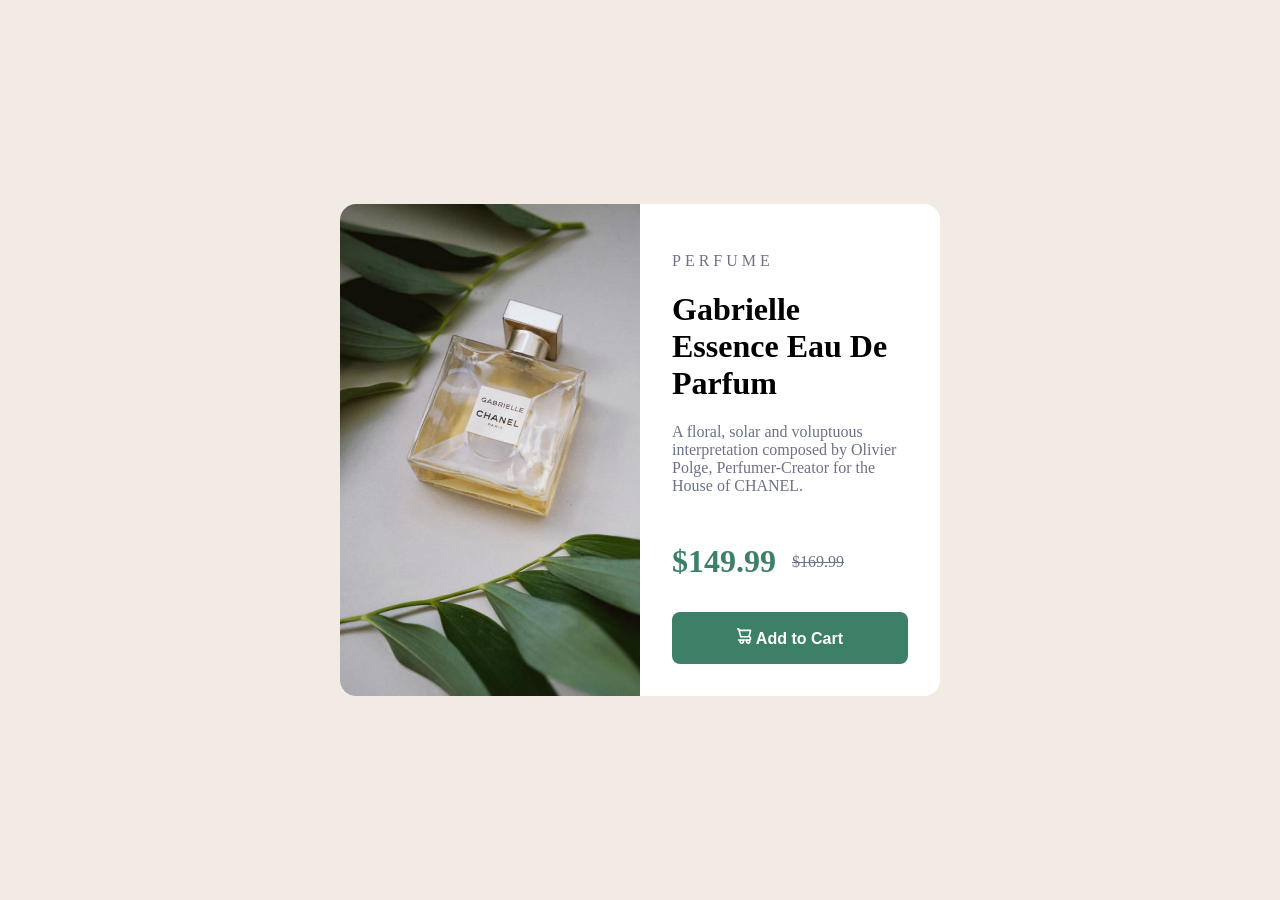
<file: product-preview-card/index.html>
<!DOCTYPE html>
<html lang="en">
<head>
  <link rel="stylesheet" href="style.css">
  <meta charset="UTF-8">
  <meta name="viewport" content="width=device-width, initial-scale=1.0"> <!-- displays site properly based on user's device -->

  <link rel="icon" type="image/png" sizes="32x32" href="./images/favicon-32x32.png">
  
  <title>Frontend Mentor | Product preview card component</title>

  <!-- Feel free to remove these styles or customise in your own stylesheet 👍 -->
  <style>
    .attribution { font-size: 0.6875rem; text-align: center; }
    .attribution a { color: hsl(228, 45%, 44%); }
  </style>
</head>






<body>
  <div class="card">
  <img src="images\image-product-desktop.jpg" alt="product" class="product-image">
  <div class="product-info">
    <p class="category">Perfume</p>
    <h1>Gabrielle Essence Eau De Parfum</h1>
    <p class="description">A floral, solar and voluptuous interpretation composed by Olivier Polge, 
  Perfumer-Creator for the House of CHANEL.</p>
      <div class="price">
        <p class="price-new">$149.99</p>
        <p class="price-old">$169.99</p>

      </div>
      <button>
        <img src="./images/icon-cart.svg" alt="cart">
        Add to Cart
      </button>

  </div>

</div>

 

  
</body>
</html>
</file>
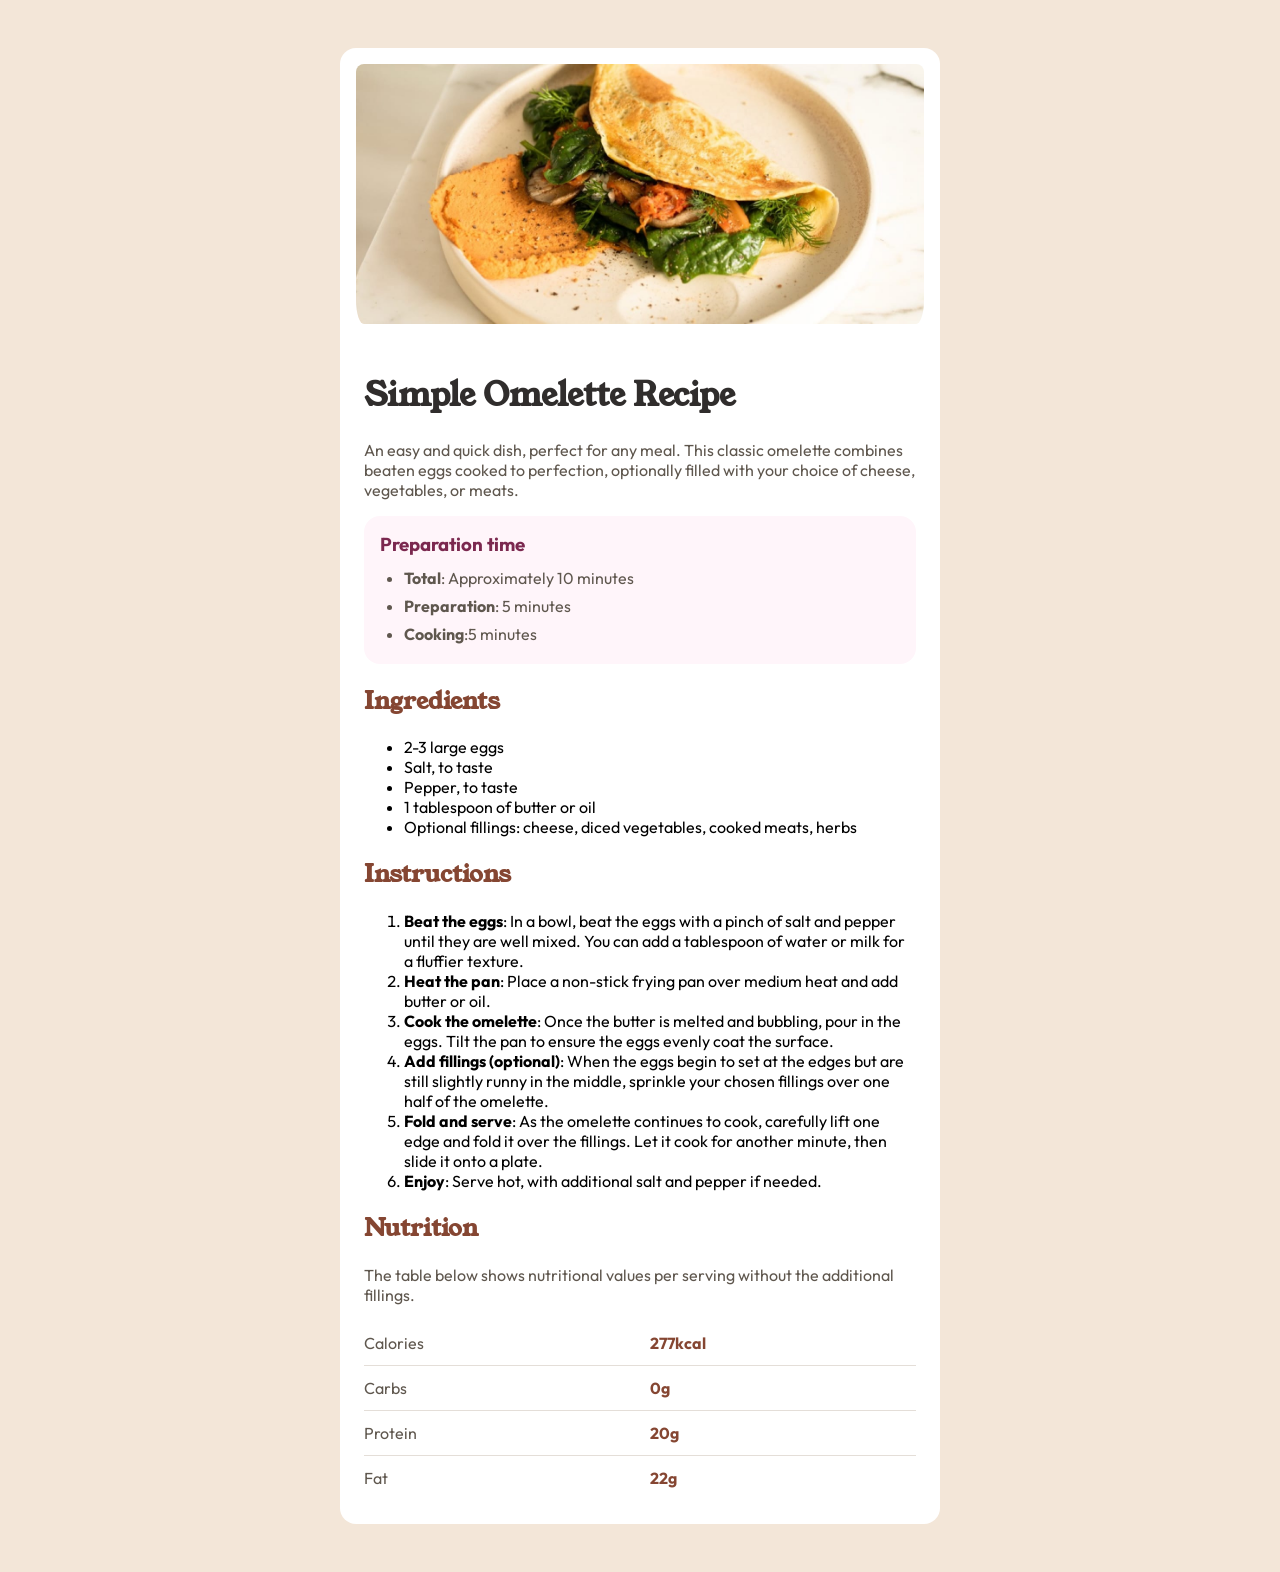
<file: recipe-page-main/index.html>
<!DOCTYPE html>
<html lang="en">
<head>
  <link rel="stylesheet" href="https://fonts.googleapis.com/css2?family=Young+Serif&family=Outfit:wght@400;600;700&display=swap">
  <link rel="stylesheet" href="style.css">
  <meta charset="UTF-8">
  <meta name="viewport" content="width=device-width, initial-scale=1.0"> <!-- displays site properly based on user's device -->

  <link rel="icon" type="image/png" sizes="32x32" href="./assets/images/favicon-32x32.png">
  
  <title>Frontend Mentor | Recipe page</title>

  <!-- Feel free to remove these styles or customise in your own stylesheet 👍 -->
  <style>
    .attribution { font-size: 0.6875rem; text-align: center; }
    .attribution a { color: hsl(228, 45%, 44%); }
  </style>
</head>
<body>
  <div class="card">
    <img src="assets\images\image-omelette.jpeg" alt="omelette" class="cover">
    <div class="content">
    <h1>Simple Omelette Recipe</h1>

    <p>
      An easy and quick dish, perfect for any meal. This classic omelette combines beaten eggs cooked 
      to perfection, optionally filled with your choice of cheese, vegetables, or meats.
    </p>
    
    <div class="pre-time">
      <h3>Preparation time</h3>
      <ul>
        <li><strong>Total</strong>: Approximately 10 minutes</li>
        <li><strong>Preparation</strong>: 5 minutes</li>
        <li><strong>Cooking</strong>:5 minutes</li>
      </ul>
    </div>
  
    <h2>Ingredients</h2>
    <ul>
      <li>2-3 large eggs</li>
      <li>Salt, to taste</li>
      <li>Pepper, to taste</li>
      <li>1 tablespoon of butter or oil</li>
      <li>Optional fillings: cheese, diced vegetables, cooked meats, herbs</li>
    </ul>
    
    
    <h2>Instructions</h2>
    <ol>
      <li><strong>Beat the eggs</strong>: In a bowl, beat the eggs with a pinch of salt and pepper until they are well mixed. 
    You can add a tablespoon of water or milk for a fluffier texture.</li>
      <li><strong>Heat the pan</strong>: Place a non-stick frying pan over medium heat and add butter or oil.</li>
      <li><strong>Cook the omelette</strong>: Once the butter is melted and bubbling, pour in the eggs. Tilt the pan to ensure 
    the eggs evenly coat the surface.</li>
      <li><strong>Add fillings (optional)</strong>: When the eggs begin to set at the edges but are still slightly runny in the 
    middle, sprinkle your chosen fillings over one half of the omelette.</li>
      <li><strong>Fold and serve</strong>: As the omelette continues to cook, carefully lift one edge and fold it over the 
    fillings. Let it cook for another minute, then slide it onto a plate.</li>
      <li><strong>Enjoy</strong>: Serve hot, with additional salt and pepper if needed.</li>
    </ol>

    
    <h2>Nutrition</h2>
    <p>The table below shows nutritional values per serving without the additional fillings.</p>
    

    <table>
      <tr>
        <td>Calories</td>
        <td>277kcal</td>
      </tr>

      <tr>
        <td>Carbs</td>
        <td>0g</td>
      </tr>
      <tr>
        <td>Protein</td>
        <td>20g</td>
      </tr>
      <tr>
        <td>Fat</td>
        <td>22g</td>
      </tr>

    </table>
  </div>
</body>
</html>
</file>
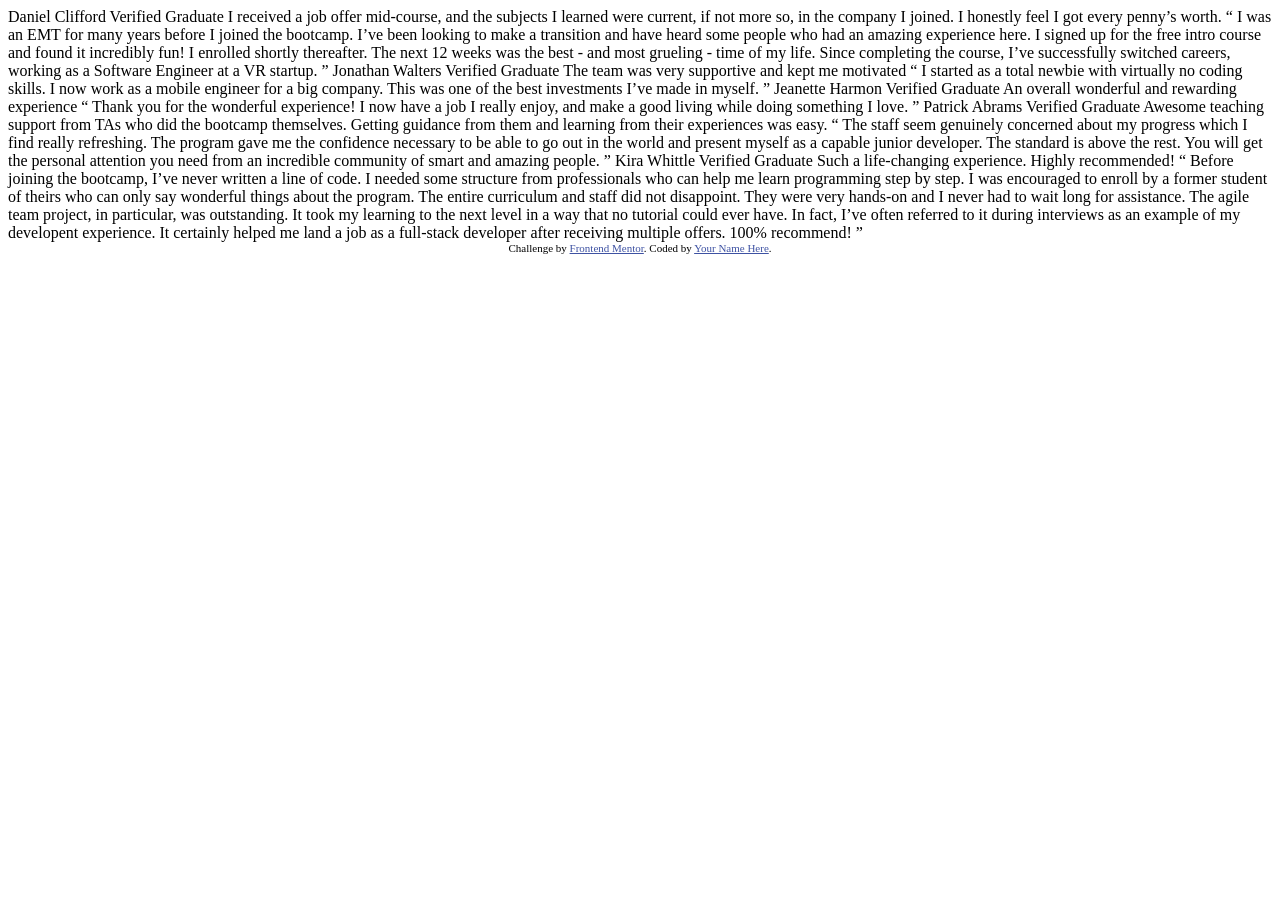
<file: testimonial-grid/index.html>
<!DOCTYPE html>
<html lang="en">
<head>
  <meta charset="UTF-8">
  <meta name="viewport" content="width=device-width, initial-scale=1.0"> <!-- displays site properly based on user's device -->

  <link rel="icon" type="image/png" sizes="32x32" href="./images/favicon-32x32.png">
  
  <title>Frontend Mentor | [Challenge Name Here]</title>

  <!-- Feel free to remove these styles or customise in your own stylesheet 👍 -->
  <style>
    .attribution { font-size: 0.6875rem; text-align: center; }
    .attribution a { color: hsl(228, 45%, 44%); }
  </style>
</head>
<body>
  Daniel Clifford
  Verified Graduate

  I received a job offer mid-course, and the subjects I learned were current, if not more so, 
  in the company I joined. I honestly feel I got every penny’s worth.

  “ I was an EMT for many years before I joined the bootcamp. I’ve been looking to make a 
  transition and have heard some people who had an amazing experience here. I signed up 
  for the free intro course and found it incredibly fun! I enrolled shortly thereafter. 
  The next 12 weeks was the best - and most grueling - time of my life. Since completing 
  the course, I’ve successfully switched careers, working as a Software Engineer at a VR startup. ”

  Jonathan Walters
  Verified Graduate

  The team was very supportive and kept me motivated

  “ I started as a total newbie with virtually no coding skills. I now work as a mobile engineer 
  for a big company. This was one of the best investments I’ve made in myself. ”

  Jeanette Harmon
  Verified Graduate

  An overall wonderful and rewarding experience

  “ Thank you for the wonderful experience! I now have a job I really enjoy, and make a good living 
  while doing something I love. ”

  Patrick Abrams
  Verified Graduate

  Awesome teaching support from TAs who did the bootcamp themselves. Getting guidance from them and 
  learning from their experiences was easy.

  “ The staff seem genuinely concerned about my progress which I find really refreshing. The program 
  gave me the confidence necessary to be able to go out in the world and present myself as a capable 
  junior developer. The standard is above the rest. You will get the personal attention you need from 
  an incredible community of smart and amazing people. ”

  Kira Whittle
  Verified Graduate

  Such a life-changing experience. Highly recommended!

  “ Before joining the bootcamp, I’ve never written a line of code. I needed some structure from 
  professionals who can help me learn programming step by step. I was encouraged to enroll by a former 
  student of theirs who can only say wonderful things about the program. The entire curriculum and staff 
  did not disappoint. They were very hands-on and I never had to wait long for assistance. The agile team 
  project, in particular, was outstanding. It took my learning to the next level in a way that no tutorial 
  could ever have. In fact, I’ve often referred to it during interviews as an example of my developent 
  experience. It certainly helped me land a job as a full-stack developer after receiving multiple offers. 
  100% recommend! ”
  
  <footer class="attribution">
    Challenge by <a href="https://www.frontendmentor.io?ref=challenge">Frontend Mentor</a>. 
    Coded by <a href="#">Your Name Here</a>.
  </footer>
</body>
</html>
</file>
<file: product-preview-card/style.css>
body{
    background-color: hsl(30, 38%, 92%);
    display: flex;
    justify-content: center;
    align-items: center;
    min-height:100vh;
    margin: 0;
}


.card{
    display:flex;
    background-color: hsl(0, 0%, 100%);
    border-radius: 16px;
    overflow: hidden;
    width: 600px;
}

.product-image{
    width: 50%;
    object-fit:cover;

}

.category{
    text-transform: uppercase;
    letter-spacing: 4px;
    font-size: 1rem;
    color: hsl(228, 12%, 48%);
}

.product-info{
    padding:32px;
}

.description{
    color: hsl(228, 12%, 48%);
    
}

.price{
    display: flex;
    align-items: center;
    gap: 16px;
}
.price-new{
    color: hsl(158, 36%, 37%);
    font-size: 2rem;
    font-weight: 700;
}

.price-old{
    color: hsl(228, 12%, 48%);
    text-decoration: line-through;
}

button{
    background-color: hsl(158, 36%, 37%);
    color: hsl(0, 0%, 100%);
    border: none;
    border-radius: 8px;
    padding: 16px 32px;
    width: 100%;
    font-size: 1rem;
    font-weight: 700;
    cursor:pointer;
}

@media (max-width:600px){
    .card{
        flex-direction: column;
        width: 90%;
    }

    .product-image{
        width: 100%;

    .product-info{
        width: 100%;
    }
    }
}
</file>
<file: recipe-page-main/style.css>
body{
    background-color: hsl(30, 54%, 90%);
    min-height: 100vh;
    margin: 0;
    font-family: 'Outfit',sans-serif;
    padding: 48px 0;
    box-sizing: border-box;
    
}

.card{
    background-color: hsl(0, 0%, 100%);
    border-radius: 16px;
    width: 600px;
    overflow: hidden;
    margin: auto;
    
}
.cover{
    width: 100%;
    padding: 16px 16px 0 16px;
    box-sizing: border-box;
    border-radius: 24px;
}
.content{
    padding: 24px;
}
h1{
    font-family: 'Young Serif',serif;
    color: hsl(24, 5%, 18%);
}
h2{
    font-family: 'Young Serif',serif;
    color: hsl(14, 45%, 36%);
}
p{
    color: hsl(30, 10%, 34%);
    font-size:1rem;
}

.pre-time{
    background-color: hsl(330, 100%, 98%);
    border-radius: 16px;
    padding: 16px;
    
}
.pre-time h3{
    color: hsl(332, 51%, 32%);
    margin-top: 0;
    margin-bottom: 8px;
}
.pre-time ul{
    color: hsl(30, 10%, 34%);
    margin: 0;
    padding-left: 24px;
    
}

.pre-time ul li{
    padding: 4px 0;
}

table{
    width: 100%;
    border-collapse: collapse;
}

tr{
    border-bottom: 1px solid hsl(30, 18%, 87%);
}

tr:last-child{
    border-bottom: none;
}

td{
    padding: 12px 0;
    color:hsl(30, 10%, 34%);
}

td:last-child{
    color:hsl(14, 45%, 36%);
    font-weight:700;
}
</file>
